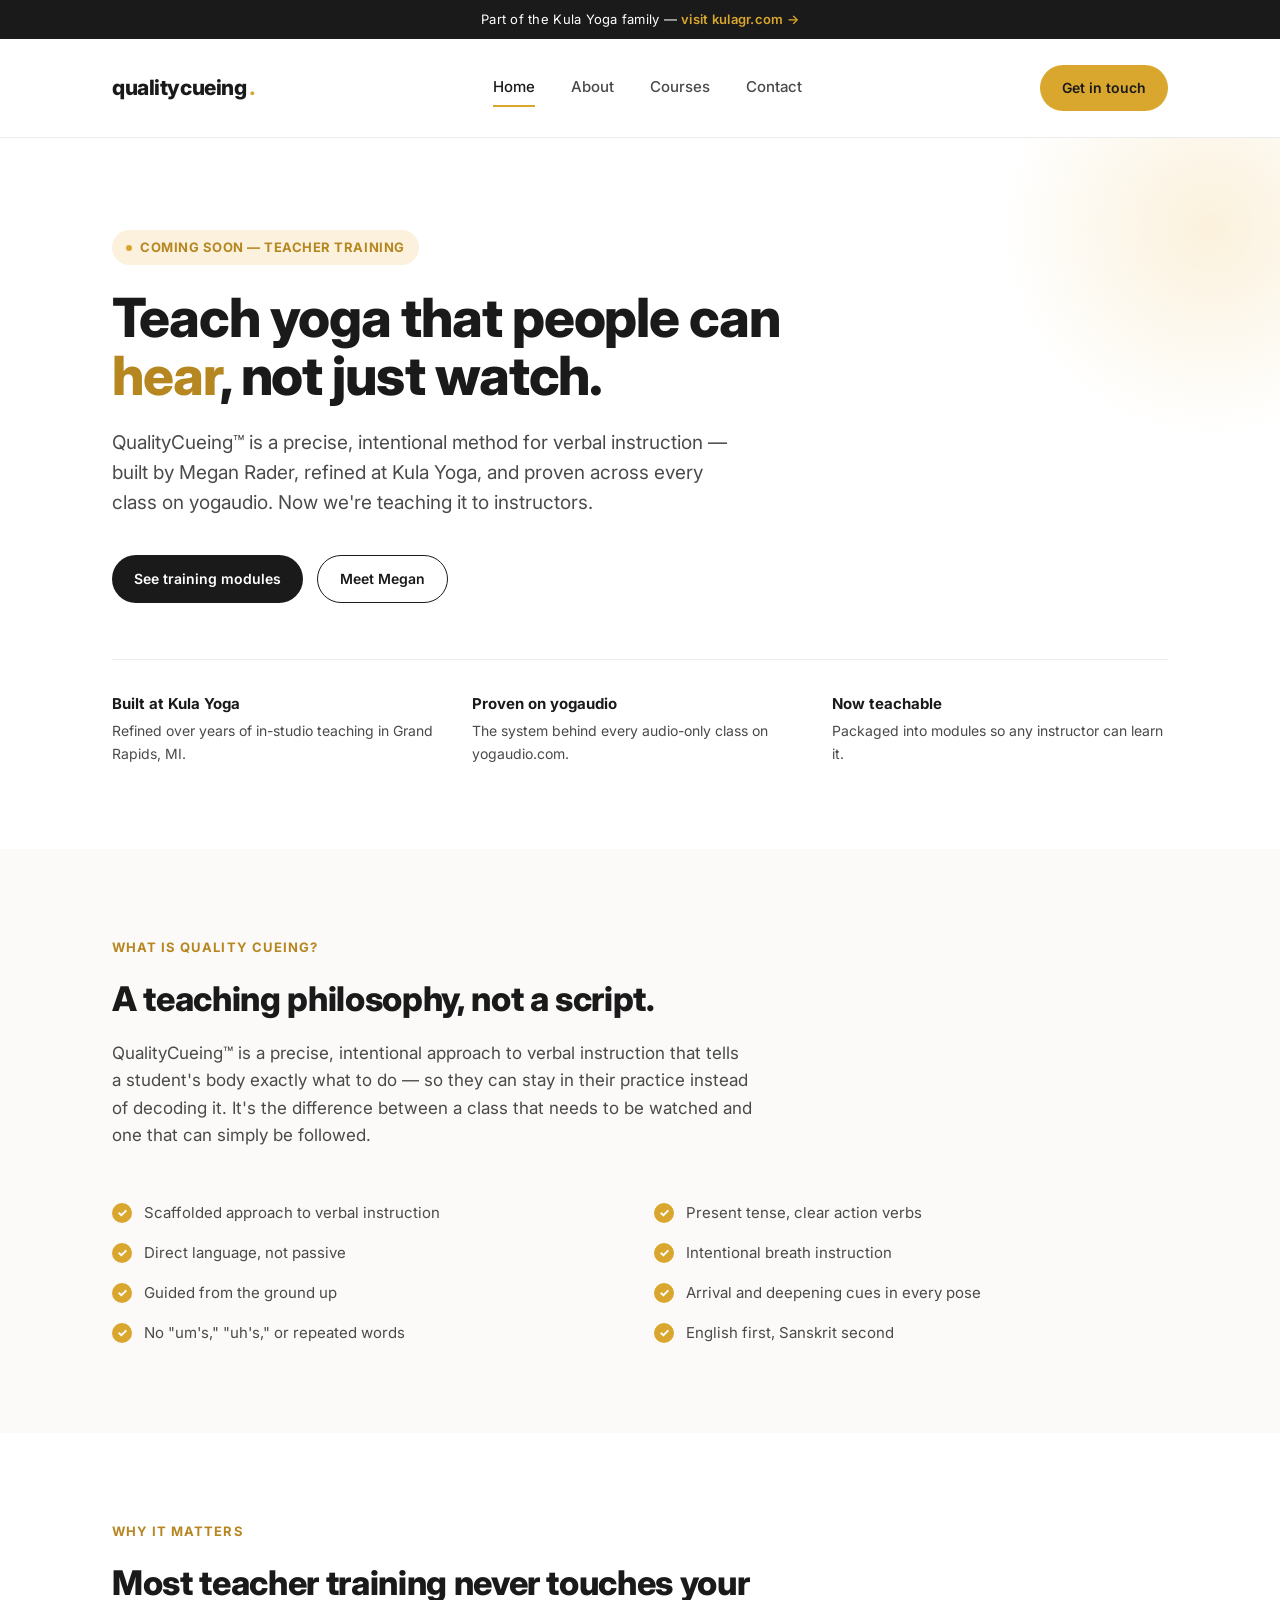
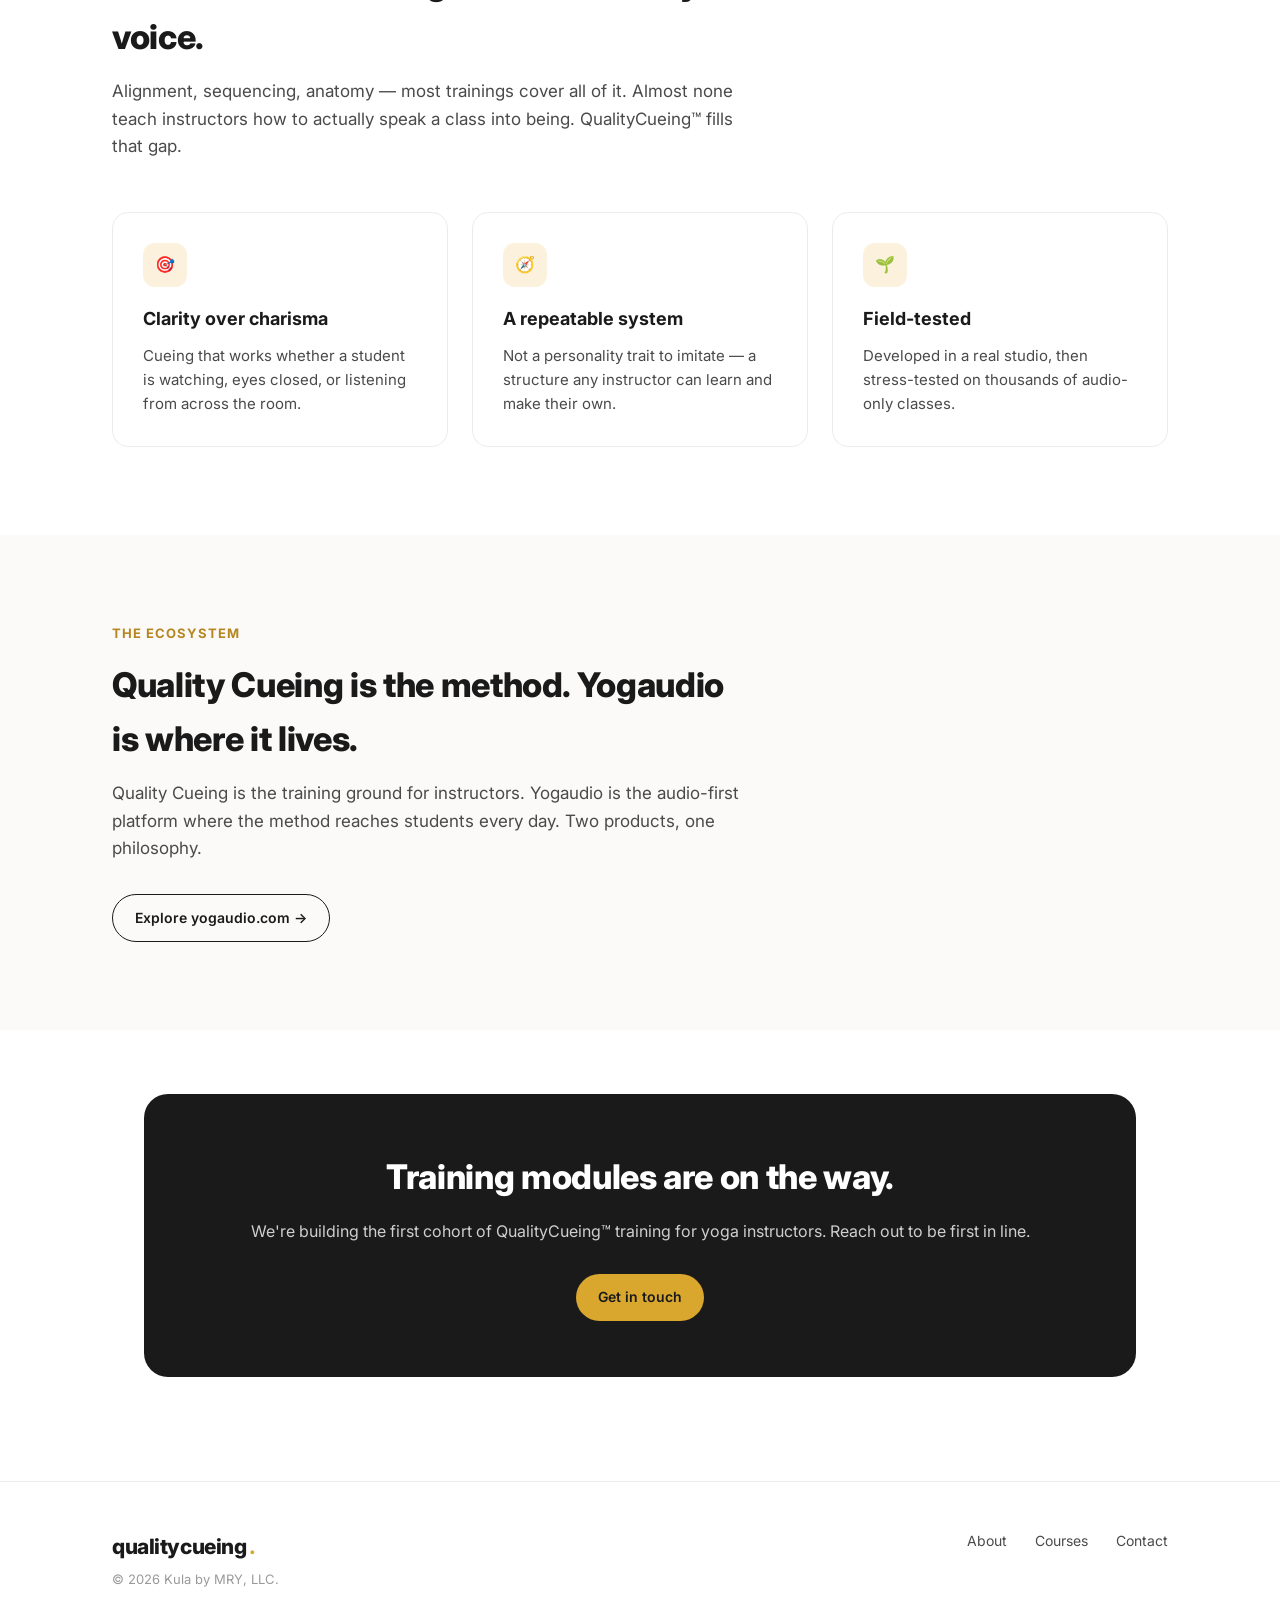
<file: index.html>
<!DOCTYPE html>
<html lang="en">
<head>
<meta charset="UTF-8">
<meta name="viewport" content="width=device-width, initial-scale=1.0">
<title>Quality Cueing™ — Teacher Training in Verbal Instruction</title>
<meta name="description" content="QualityCueing™ is Megan Rader's proprietary method for teaching yoga through precise verbal cueing. Training modules for yoga teachers, coming soon.">
<link rel="stylesheet" href="style.css">
</head>
<body>

<div class="eco-bar">Part of the Kula Yoga family — <a href="https://www.kulagr.com" target="_blank" rel="noopener">visit kulagr.com →</a></div>

<header class="site">
  <div class="wrap">
    <a href="index.html" class="logo">qualitycueing<span class="dot">.</span></a>
    <nav class="main">
      <a href="index.html" class="active">Home</a>
      <a href="about.html">About</a>
      <a href="courses.html">Courses</a>
      <a href="contact.html">Contact</a>
    </nav>
    <a href="contact.html" class="btn gold">Get in touch</a>
  </div>
</header>

<section class="hero">
  <div class="wrap">
    <div class="eyebrow"><span class="pip"></span> Coming soon — teacher training</div>
    <h1>Teach yoga that people can <span class="accent">hear</span>, not just watch.</h1>
    <p class="lede">QualityCueing™ is a precise, intentional method for verbal instruction — built by Megan Rader, refined at Kula Yoga, and proven across every class on yogaudio. Now we're teaching it to instructors.</p>
    <div class="hero-actions">
      <a href="courses.html" class="btn">See training modules</a>
      <a href="about.html" class="btn ghost">Meet Megan</a>
    </div>
    <div class="fact-row">
      <div><strong>Built at Kula Yoga</strong>Refined over years of in-studio teaching in Grand Rapids, MI.</div>
      <div><strong>Proven on yogaudio</strong>The system behind every audio-only class on yogaudio.com.</div>
      <div><strong>Now teachable</strong>Packaged into modules so any instructor can learn it.</div>
    </div>
  </div>
</section>

<section class="warm">
  <div class="wrap">
    <div class="section-head">
      <div class="kicker">What is Quality Cueing?</div>
      <h2>A teaching philosophy, not a script.</h2>
      <p>QualityCueing™ is a precise, intentional approach to verbal instruction that tells a student's body exactly what to do — so they can stay in their practice instead of decoding it. It's the difference between a class that needs to be watched and one that can simply be followed.</p>
    </div>
    <ul class="checklist">
      <li><span class="tick">✓</span> Scaffolded approach to verbal instruction</li>
      <li><span class="tick">✓</span> Present tense, clear action verbs</li>
      <li><span class="tick">✓</span> Direct language, not passive</li>
      <li><span class="tick">✓</span> Intentional breath instruction</li>
      <li><span class="tick">✓</span> Guided from the ground up</li>
      <li><span class="tick">✓</span> Arrival and deepening cues in every pose</li>
      <li><span class="tick">✓</span> No "um's," "uh's," or repeated words</li>
      <li><span class="tick">✓</span> English first, Sanskrit second</li>
    </ul>
  </div>
</section>

<section>
  <div class="wrap">
    <div class="section-head">
      <div class="kicker">Why it matters</div>
      <h2>Most teacher training never touches your voice.</h2>
      <p>Alignment, sequencing, anatomy — most trainings cover all of it. Almost none teach instructors how to actually speak a class into being. QualityCueing™ fills that gap.</p>
    </div>
    <div class="grid-3">
      <div class="card">
        <div class="icon">🎯</div>
        <h3>Clarity over charisma</h3>
        <p>Cueing that works whether a student is watching, eyes closed, or listening from across the room.</p>
      </div>
      <div class="card">
        <div class="icon">🧭</div>
        <h3>A repeatable system</h3>
        <p>Not a personality trait to imitate — a structure any instructor can learn and make their own.</p>
      </div>
      <div class="card">
        <div class="icon">🌱</div>
        <h3>Field-tested</h3>
        <p>Developed in a real studio, then stress-tested on thousands of audio-only classes.</p>
      </div>
    </div>
  </div>
</section>

<section class="warm">
  <div class="wrap">
    <div class="section-head" style="margin-bottom:32px;">
      <div class="kicker">The ecosystem</div>
      <h2>Quality Cueing is the method. Yogaudio is where it lives.</h2>
      <p>Quality Cueing is the training ground for instructors. Yogaudio is the audio-first platform where the method reaches students every day. Two products, one philosophy.</p>
    </div>
    <a href="https://www.yogaudio.com" target="_blank" rel="noopener" class="btn ghost">Explore yogaudio.com →</a>
  </div>
</section>

<section class="tight">
  <div class="wrap">
    <div class="cta-band">
      <h2>Training modules are on the way.</h2>
      <p>We're building the first cohort of QualityCueing™ training for yoga instructors. Reach out to be first in line.</p>
      <a href="contact.html" class="btn gold">Get in touch</a>
    </div>
  </div>
</section>

<footer class="site">
  <div class="wrap">
    <div>
      <div class="logo">qualitycueing<span class="dot">.</span></div>
      <div class="foot-note">© 2026 Kula by MRY, LLC.</div>
    </div>
    <div class="foot-links">
      <a href="about.html">About</a>
      <a href="courses.html">Courses</a>
      <a href="contact.html">Contact</a>
    </div>
  </div>
</footer>

</body>
</html>
</file>
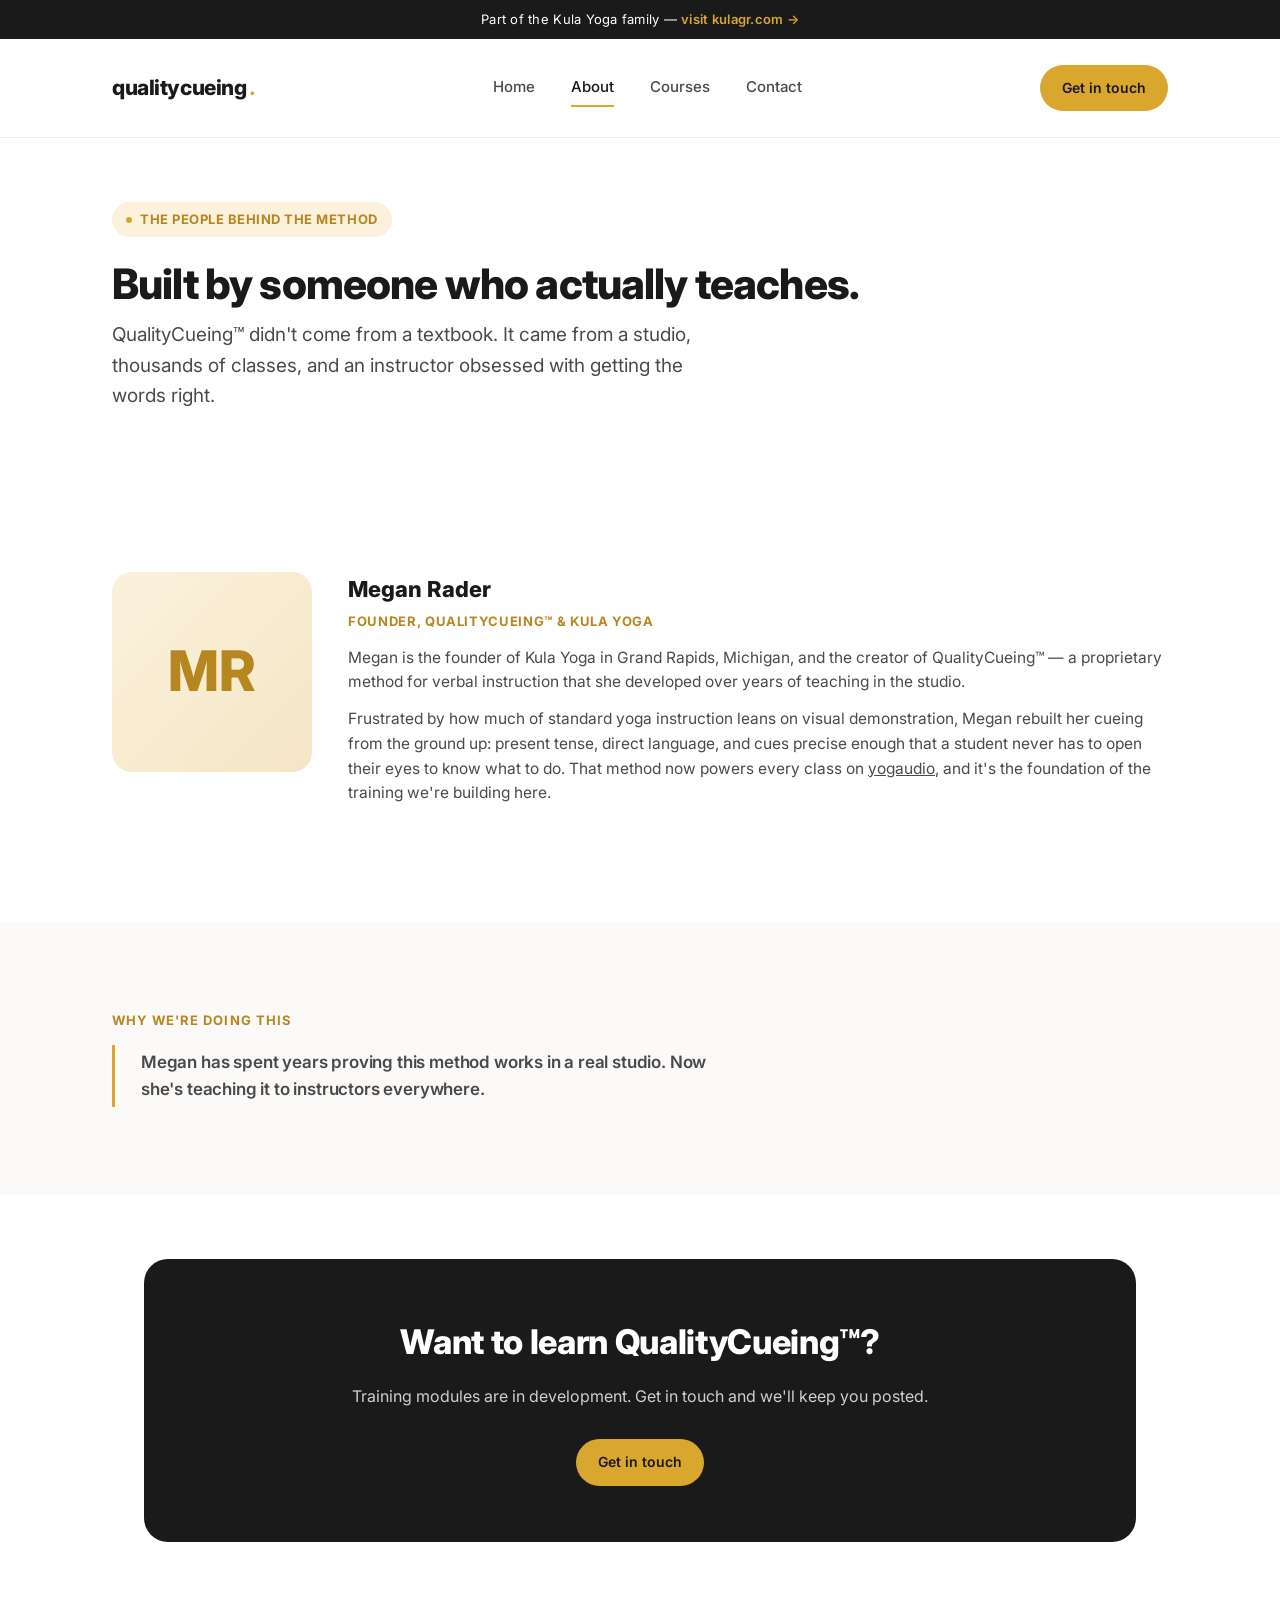
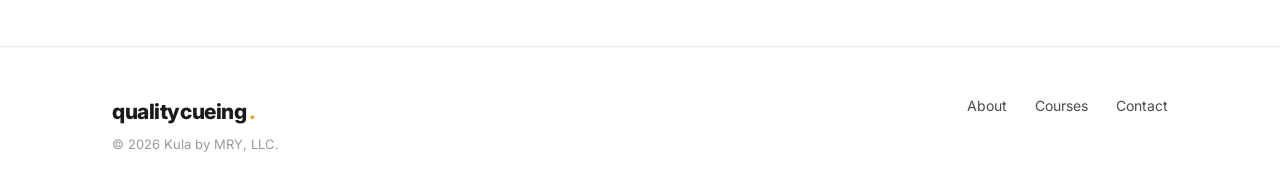
<file: about.html>
<!DOCTYPE html>
<html lang="en">
<head>
<meta charset="UTF-8">
<meta name="viewport" content="width=device-width, initial-scale=1.0">
<title>About — Quality Cueing™</title>
<meta name="description" content="Meet Megan Rader, founder of QualityCueing™ and Kula Yoga.">
<link rel="stylesheet" href="style.css">
</head>
<body>

<div class="eco-bar">Part of the Kula Yoga family — <a href="https://www.kulagr.com" target="_blank" rel="noopener">visit kulagr.com →</a></div>

<header class="site">
  <div class="wrap">
    <a href="index.html" class="logo">qualitycueing<span class="dot">.</span></a>
    <nav class="main">
      <a href="index.html">Home</a>
      <a href="about.html" class="active">About</a>
      <a href="courses.html">Courses</a>
      <a href="contact.html">Contact</a>
    </nav>
    <a href="contact.html" class="btn gold">Get in touch</a>
  </div>
</header>

<section class="page-hero">
  <div class="wrap">
    <div class="eyebrow"><span class="pip"></span> The people behind the method</div>
    <h1>Built by someone who actually teaches.</h1>
    <p class="lede">QualityCueing™ didn't come from a textbook. It came from a studio, thousands of classes, and an instructor obsessed with getting the words right.</p>
  </div>
</section>

<section class="tight">
  <div class="wrap">

    <div class="person">
      <div class="avatar">MR</div>
      <div>
        <h3>Megan Rader</h3>
        <div class="role">Founder, QualityCueing™ &amp; Kula Yoga</div>
        <p>Megan is the founder of Kula Yoga in Grand Rapids, Michigan, and the creator of QualityCueing™ — a proprietary method for verbal instruction that she developed over years of teaching in the studio.</p>
        <p>Frustrated by how much of standard yoga instruction leans on visual demonstration, Megan rebuilt her cueing from the ground up: present tense, direct language, and cues precise enough that a student never has to open their eyes to know what to do. That method now powers every class on <a href="https://www.yogaudio.com" target="_blank" rel="noopener" style="text-decoration:underline;">yogaudio</a>, and it's the foundation of the training we're building here.</p>
      </div>
    </div>

  </div>
</section>

<section class="warm">
  <div class="wrap">
    <div class="section-head" style="margin-bottom:0;">
      <div class="kicker">Why we're doing this</div>
      <p class="pull">Megan has spent years proving this method works in a real studio. Now she's teaching it to instructors everywhere.</p>
    </div>
  </div>
</section>

<section class="tight">
  <div class="wrap">
    <div class="cta-band">
      <h2>Want to learn QualityCueing™?</h2>
      <p>Training modules are in development. Get in touch and we'll keep you posted.</p>
      <a href="contact.html" class="btn gold">Get in touch</a>
    </div>
  </div>
</section>

<footer class="site">
  <div class="wrap">
    <div>
      <div class="logo">qualitycueing<span class="dot">.</span></div>
      <div class="foot-note">© 2026 Kula by MRY, LLC.</div>
    </div>
    <div class="foot-links">
      <a href="about.html">About</a>
      <a href="courses.html">Courses</a>
      <a href="contact.html">Contact</a>
    </div>
  </div>
</footer>

</body>
</html>
</file>
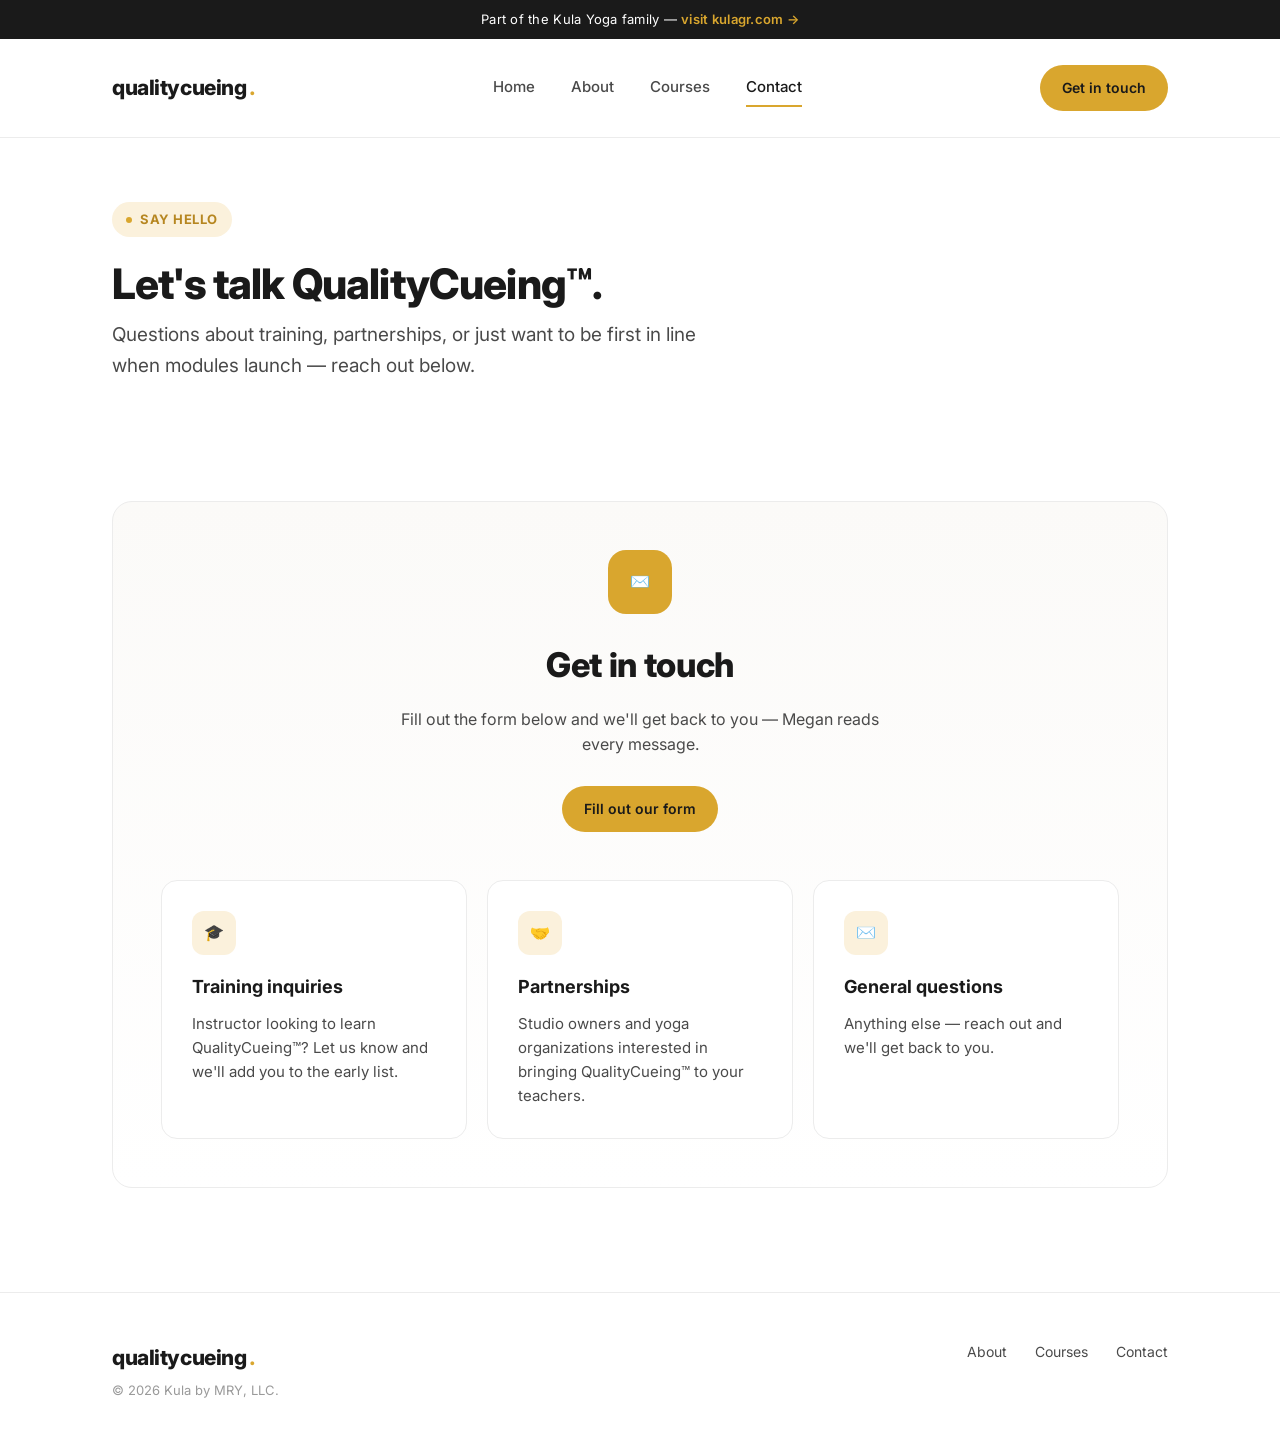
<file: contact.html>
<!DOCTYPE html>
<html lang="en">
<head>
<meta charset="UTF-8">
<meta name="viewport" content="width=device-width, initial-scale=1.0">
<title>Contact — Quality Cueing™</title>
<meta name="description" content="Get in touch about QualityCueing™ instructor training.">
<link rel="stylesheet" href="style.css">
</head>
<body>

<div class="eco-bar">Part of the Kula Yoga family — <a href="https://www.kulagr.com" target="_blank" rel="noopener">visit kulagr.com →</a></div>

<header class="site">
  <div class="wrap">
    <a href="index.html" class="logo">qualitycueing<span class="dot">.</span></a>
    <nav class="main">
      <a href="index.html">Home</a>
      <a href="about.html">About</a>
      <a href="courses.html">Courses</a>
      <a href="contact.html" class="active">Contact</a>
    </nav>
    <a href="contact.html" class="btn gold">Get in touch</a>
  </div>
</header>

<section class="page-hero">
  <div class="wrap">
    <div class="eyebrow"><span class="pip"></span> Say hello</div>
    <h1>Let's talk QualityCueing™.</h1>
    <p class="lede">Questions about training, partnerships, or just want to be first in line when modules launch — reach out below.</p>
  </div>
</section>

<section class="tight">
  <div class="wrap">
    <div class="contact-card">
      <div class="icon-big">✉️</div>
      <h2>Get in touch</h2>
      <p style="color:var(--ink-soft); max-width:480px; margin:12px auto 28px;">Fill out the form below and we'll get back to you — Megan reads every message.</p>
      <a href="https://docs.google.com/forms/d/e/1FAIpQLSc12m-PFnGHQg-k2UMWgOMEat3CDaU5YYYC-sVIK4Ct5hP_Rw/viewform?usp=publish-editor" target="_blank" rel="noopener" class="btn gold">Fill out our form</a>

      <div class="contact-methods">
        <div class="card" style="text-align:left;">
          <div class="icon">🎓</div>
          <h3>Training inquiries</h3>
          <p>Instructor looking to learn QualityCueing™? Let us know and we'll add you to the early list.</p>
        </div>
        <div class="card" style="text-align:left;">
          <div class="icon">🤝</div>
          <h3>Partnerships</h3>
          <p>Studio owners and yoga organizations interested in bringing QualityCueing™ to your teachers.</p>
        </div>
        <div class="card" style="text-align:left;">
          <div class="icon">✉️</div>
          <h3>General questions</h3>
          <p>Anything else — reach out and we'll get back to you.</p>
        </div>
      </div>
    </div>
  </div>
</section>

<footer class="site">
  <div class="wrap">
    <div>
      <div class="logo">qualitycueing<span class="dot">.</span></div>
      <div class="foot-note">© 2026 Kula by MRY, LLC.</div>
    </div>
    <div class="foot-links">
      <a href="about.html">About</a>
      <a href="courses.html">Courses</a>
      <a href="contact.html">Contact</a>
    </div>
  </div>
</footer>

</body>
</html>
</file>
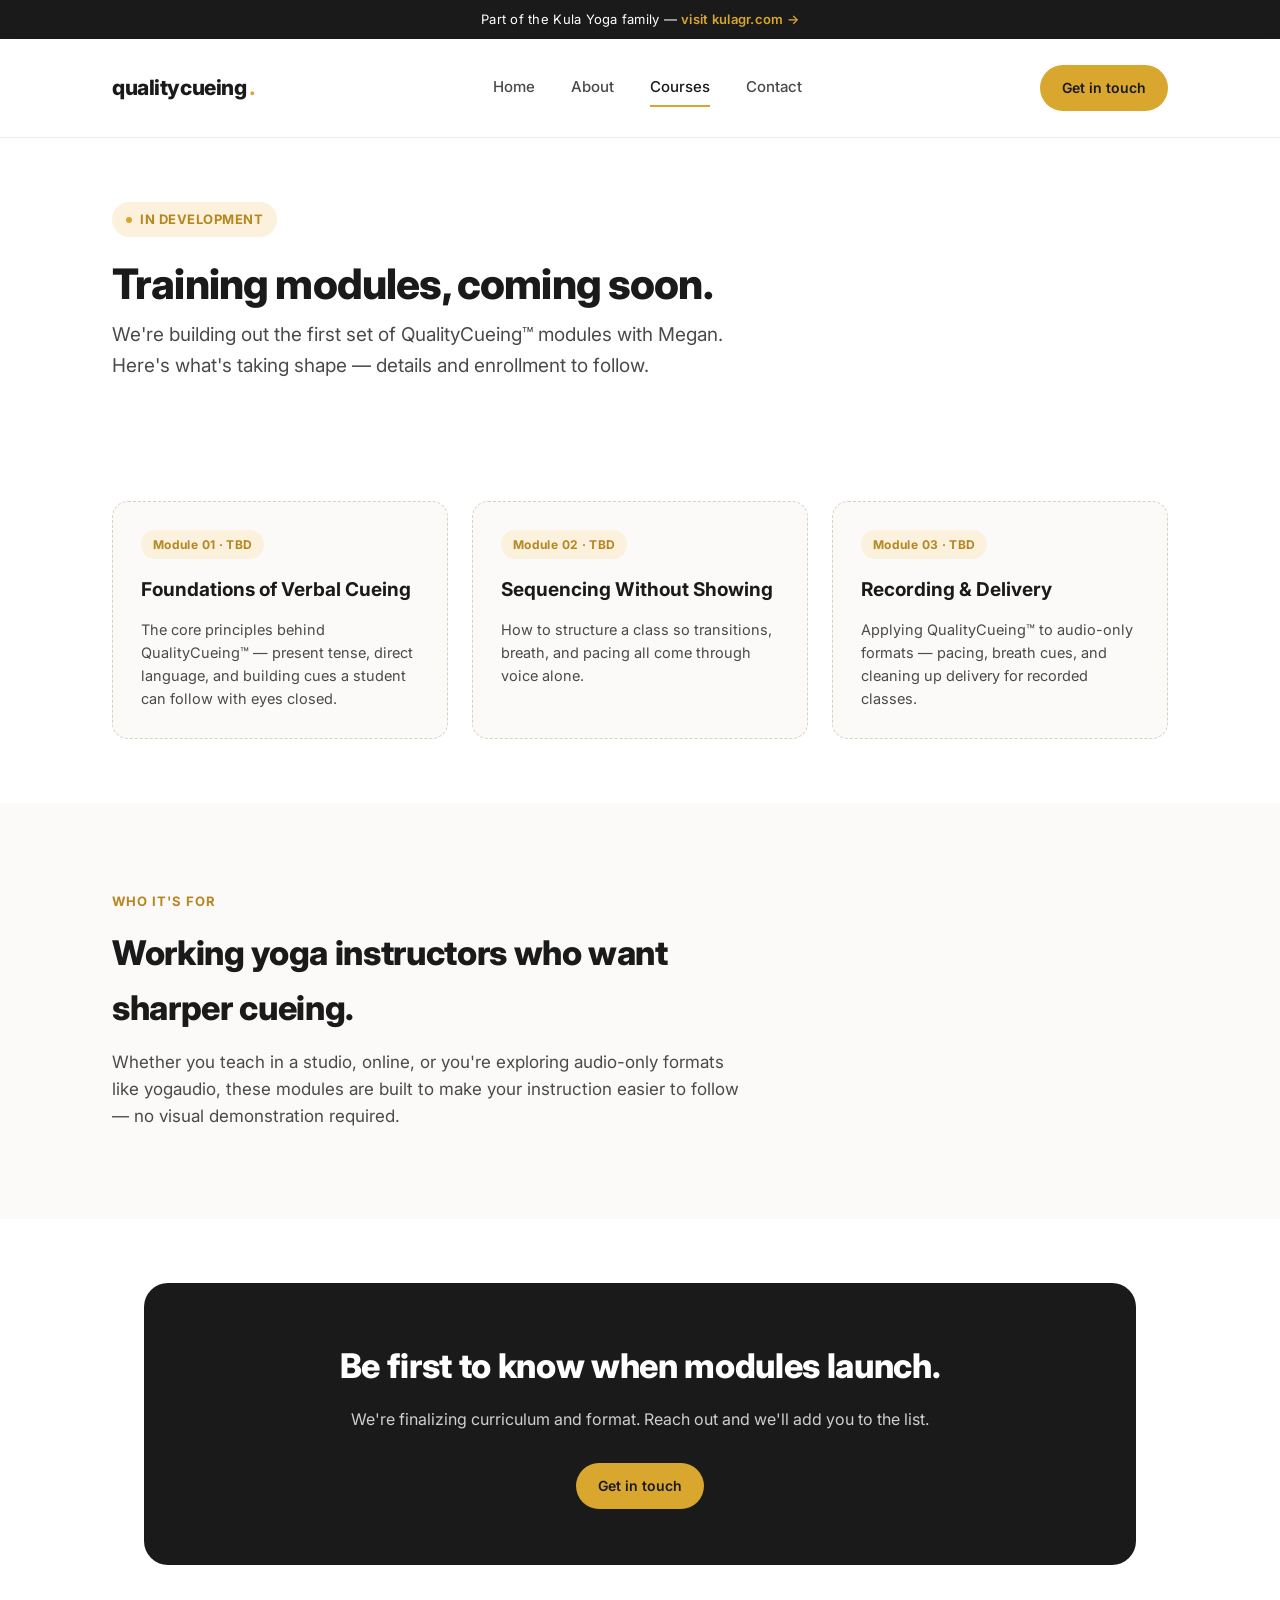
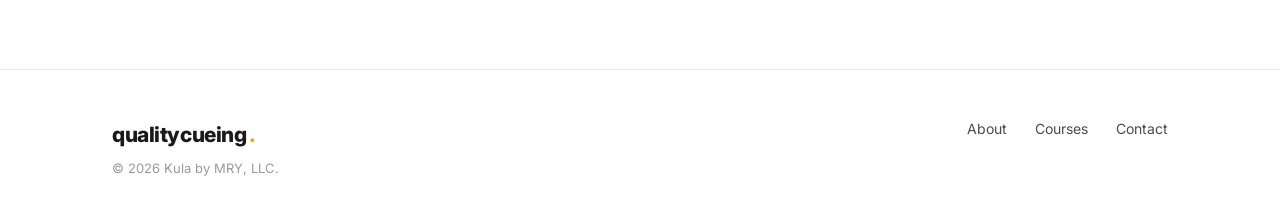
<file: courses.html>
<!DOCTYPE html>
<html lang="en">
<head>
<meta charset="UTF-8">
<meta name="viewport" content="width=device-width, initial-scale=1.0">
<title>Courses — Quality Cueing™</title>
<meta name="description" content="QualityCueing™ training modules for yoga instructors — coming soon.">
<link rel="stylesheet" href="style.css">
</head>
<body>

<div class="eco-bar">Part of the Kula Yoga family — <a href="https://www.kulagr.com" target="_blank" rel="noopener">visit kulagr.com →</a></div>

<header class="site">
  <div class="wrap">
    <a href="index.html" class="logo">qualitycueing<span class="dot">.</span></a>
    <nav class="main">
      <a href="index.html">Home</a>
      <a href="about.html">About</a>
      <a href="courses.html" class="active">Courses</a>
      <a href="contact.html">Contact</a>
    </nav>
    <a href="contact.html" class="btn gold">Get in touch</a>
  </div>
</header>

<section class="page-hero">
  <div class="wrap">
    <div class="eyebrow"><span class="pip"></span> In development</div>
    <h1>Training modules, coming soon.</h1>
    <p class="lede">We're building out the first set of QualityCueing™ modules with Megan. Here's what's taking shape — details and enrollment to follow.</p>
  </div>
</section>

<section class="tight">
  <div class="wrap">
    <div class="grid-3">
      <div class="course-card">
        <span class="tag">Module 01 · TBD</span>
        <h3>Foundations of Verbal Cueing</h3>
        <p>The core principles behind QualityCueing™ — present tense, direct language, and building cues a student can follow with eyes closed.</p>
      </div>
      <div class="course-card">
        <span class="tag">Module 02 · TBD</span>
        <h3>Sequencing Without Showing</h3>
        <p>How to structure a class so transitions, breath, and pacing all come through voice alone.</p>
      </div>
      <div class="course-card">
        <span class="tag">Module 03 · TBD</span>
        <h3>Recording &amp; Delivery</h3>
        <p>Applying QualityCueing™ to audio-only formats — pacing, breath cues, and cleaning up delivery for recorded classes.</p>
      </div>
    </div>
  </div>
</section>

<section class="warm">
  <div class="wrap">
    <div class="section-head" style="margin-bottom:0;">
      <div class="kicker">Who it's for</div>
      <h2>Working yoga instructors who want sharper cueing.</h2>
      <p>Whether you teach in a studio, online, or you're exploring audio-only formats like yogaudio, these modules are built to make your instruction easier to follow — no visual demonstration required.</p>
    </div>
  </div>
</section>

<section class="tight">
  <div class="wrap">
    <div class="cta-band">
      <h2>Be first to know when modules launch.</h2>
      <p>We're finalizing curriculum and format. Reach out and we'll add you to the list.</p>
      <a href="contact.html" class="btn gold">Get in touch</a>
    </div>
  </div>
</section>

<footer class="site">
  <div class="wrap">
    <div>
      <div class="logo">qualitycueing<span class="dot">.</span></div>
      <div class="foot-note">© 2026 Kula by MRY, LLC.</div>
    </div>
    <div class="foot-links">
      <a href="about.html">About</a>
      <a href="courses.html">Courses</a>
      <a href="contact.html">Contact</a>
    </div>
  </div>
</footer>

</body>
</html>
</file>
<file: style.css>
/* Quality Cueing — shared styles */

@import url('https://fonts.googleapis.com/css2?family=Inter:wght@400;500;600;700;800&display=swap');

:root {
  --ink: #1a1a1a;
  --ink-soft: #4a4a4a;
  --paper: #ffffff;
  --paper-warm: #fbfaf8;
  --line: #ececec;
  --gold: #d9a62e;
  --gold-deep: #b6862099;
  --gold-deep-solid: #b68620;
  --gold-tint: #fbf1dc;
}

* { box-sizing: border-box; }

html { scroll-behavior: smooth; }

body {
  margin: 0;
  font-family: 'Inter', -apple-system, BlinkMacSystemFont, 'Segoe UI', sans-serif;
  color: var(--ink);
  background: var(--paper);
  line-height: 1.6;
  -webkit-font-smoothing: antialiased;
}

a { color: inherit; text-decoration: none; }

img, svg { display: block; max-width: 100%; }

.wrap {
  max-width: 1120px;
  margin: 0 auto;
  padding: 0 32px;
}

/* Top notice bar */
.eco-bar {
  background: var(--ink);
  color: #fff;
  font-size: 13px;
  letter-spacing: 0.02em;
  text-align: center;
  padding: 9px 16px;
}

.eco-bar a {
  color: var(--gold);
  font-weight: 600;
  border-bottom: 1px solid transparent;
}

.eco-bar a:hover { border-bottom-color: var(--gold); }

/* Header */
header.site {
  padding: 26px 0;
  border-bottom: 1px solid var(--line);
  position: sticky;
  top: 0;
  background: rgba(255,255,255,0.92);
  backdrop-filter: blur(8px);
  z-index: 50;
}

header.site .wrap {
  display: flex;
  align-items: center;
  justify-content: space-between;
}

.logo {
  display: flex;
  align-items: baseline;
  gap: 2px;
  font-weight: 800;
  font-size: 21px;
  letter-spacing: -0.02em;
}

.logo .dot { color: var(--gold); }

nav.main {
  display: flex;
  gap: 36px;
  align-items: center;
}

nav.main a {
  font-size: 15px;
  font-weight: 500;
  color: var(--ink-soft);
  padding: 6px 0;
  border-bottom: 2px solid transparent;
  transition: color .15s, border-color .15s;
}

nav.main a:hover,
nav.main a.active {
  color: var(--ink);
  border-bottom-color: var(--gold);
}

.btn {
  display: inline-flex;
  align-items: center;
  gap: 8px;
  background: var(--ink);
  color: #fff;
  padding: 12px 22px;
  border-radius: 999px;
  font-weight: 600;
  font-size: 14px;
  border: none;
  cursor: pointer;
  transition: transform .15s, background .15s;
}

.btn:hover { background: var(--gold-deep-solid); transform: translateY(-1px); }

.btn.gold {
  background: var(--gold);
  color: var(--ink);
}

.btn.gold:hover { background: var(--gold-deep-solid); color: #fff; }

.btn.ghost {
  background: transparent;
  color: var(--ink);
  border: 1.5px solid var(--ink);
}

.btn.ghost:hover { background: var(--ink); color: #fff; }

/* Hero */
.hero {
  padding: 92px 0 84px;
  position: relative;
  overflow: hidden;
}

.hero::before {
  content: "";
  position: absolute;
  top: -120px;
  right: -140px;
  width: 420px;
  height: 420px;
  background: radial-gradient(circle, var(--gold-tint) 0%, transparent 70%);
  z-index: 0;
}

.hero .wrap { position: relative; z-index: 1; }

.eyebrow {
  display: inline-flex;
  align-items: center;
  gap: 8px;
  background: var(--gold-tint);
  color: var(--gold-deep-solid);
  font-size: 13px;
  font-weight: 700;
  letter-spacing: 0.04em;
  text-transform: uppercase;
  padding: 7px 14px;
  border-radius: 999px;
  margin-bottom: 24px;
}

.eyebrow .pip {
  width: 6px;
  height: 6px;
  border-radius: 50%;
  background: var(--gold);
}

h1 {
  font-size: 54px;
  line-height: 1.08;
  letter-spacing: -0.02em;
  margin: 0 0 22px;
  max-width: 780px;
  font-weight: 800;
}

h1 .accent { color: var(--gold-deep-solid); }

.lede {
  font-size: 19px;
  color: var(--ink-soft);
  max-width: 620px;
  margin: 0 0 36px;
}

.hero-actions {
  display: flex;
  gap: 14px;
  flex-wrap: wrap;
  margin-bottom: 56px;
}

/* Trio of quick facts under hero */
.fact-row {
  display: grid;
  grid-template-columns: repeat(3, 1fr);
  gap: 24px;
  border-top: 1px solid var(--line);
  padding-top: 32px;
}

.fact-row div { font-size: 14px; color: var(--ink-soft); }
.fact-row strong { display: block; font-size: 15px; color: var(--ink); margin-bottom: 4px; font-weight: 700; }

/* Section basics */
section { padding: 88px 0; }
section.tight { padding: 64px 0; }
section.warm { background: var(--paper-warm); }

.section-head {
  max-width: 640px;
  margin: 0 0 52px;
}

.kicker {
  font-size: 13px;
  font-weight: 700;
  letter-spacing: 0.08em;
  text-transform: uppercase;
  color: var(--gold-deep-solid);
  margin-bottom: 14px;
}

h2 {
  font-size: 34px;
  letter-spacing: -0.01em;
  margin: 0 0 14px;
  font-weight: 800;
}

.section-head p {
  color: var(--ink-soft);
  font-size: 17px;
  margin: 0;
}

/* Cards grid */
.grid-3 {
  display: grid;
  grid-template-columns: repeat(3, 1fr);
  gap: 24px;
}

.grid-2 {
  display: grid;
  grid-template-columns: repeat(2, 1fr);
  gap: 24px;
}

.card {
  background: var(--paper);
  border: 1px solid var(--line);
  border-radius: 16px;
  padding: 30px;
  transition: transform .15s, box-shadow .15s, border-color .15s;
}

.card:hover {
  transform: translateY(-3px);
  box-shadow: 0 12px 28px rgba(0,0,0,0.06);
  border-color: #e2d3ab;
}

.card .icon {
  width: 44px;
  height: 44px;
  border-radius: 12px;
  background: var(--gold-tint);
  display: flex;
  align-items: center;
  justify-content: center;
  margin-bottom: 18px;
}

.card h3 {
  font-size: 18px;
  margin: 0 0 10px;
  font-weight: 700;
}

.card p {
  font-size: 15px;
  color: var(--ink-soft);
  margin: 0;
}

/* Checklist */
.checklist {
  display: grid;
  grid-template-columns: repeat(2, 1fr);
  gap: 16px 28px;
  list-style: none;
  padding: 0;
  margin: 0;
}

.checklist li {
  display: flex;
  align-items: flex-start;
  gap: 12px;
  font-size: 15px;
  color: var(--ink-soft);
}

.checklist .tick {
  flex: none;
  width: 20px;
  height: 20px;
  border-radius: 50%;
  background: var(--gold);
  color: #fff;
  display: flex;
  align-items: center;
  justify-content: center;
  font-size: 12px;
  font-weight: 800;
  margin-top: 2px;
}

/* Quote / pull */
.pull {
  border-left: 3px solid var(--gold);
  padding: 4px 0 4px 26px;
  font-size: 24px;
  font-weight: 600;
  letter-spacing: -0.01em;
  color: var(--ink);
  max-width: 760px;
  margin: 0 0 0;
}

/* CTA band */
.cta-band {
  background: var(--ink);
  color: #fff;
  border-radius: 24px;
  padding: 56px;
  text-align: center;
  margin: 0 32px;
}

.cta-band h2 { color: #fff; }
.cta-band p { color: #cfcfcf; margin: 0 0 30px; font-size: 16px; }

/* Footer */
footer.site {
  border-top: 1px solid var(--line);
  padding: 48px 0 32px;
  margin-top: 40px;
}

footer.site .wrap {
  display: flex;
  justify-content: space-between;
  align-items: flex-start;
  flex-wrap: wrap;
  gap: 24px;
}

footer .foot-links {
  display: flex;
  gap: 28px;
  font-size: 14px;
  color: var(--ink-soft);
}

footer .foot-note {
  font-size: 13px;
  color: #9a9a9a;
  margin-top: 6px;
}

/* Page hero (secondary pages) */
.page-hero {
  padding: 64px 0 20px;
}

.page-hero h1 { font-size: 42px; margin-bottom: 14px; }

/* Bio / people */
.person {
  display: grid;
  grid-template-columns: 200px 1fr;
  gap: 36px;
  align-items: start;
  padding: 40px 0;
  border-top: 1px solid var(--line);
}

.person:first-of-type { border-top: none; }

.avatar {
  width: 200px;
  height: 200px;
  border-radius: 20px;
  background: linear-gradient(135deg, var(--gold-tint), #f4e6c5);
  display: flex;
  align-items: center;
  justify-content: center;
  font-size: 56px;
  font-weight: 800;
  color: var(--gold-deep-solid);
}

.person h3 { font-size: 22px; margin: 0 0 4px; font-weight: 800; }
.person .role { color: var(--gold-deep-solid); font-weight: 700; font-size: 13px; text-transform: uppercase; letter-spacing: 0.05em; margin-bottom: 14px; }
.person p { color: var(--ink-soft); font-size: 15.5px; margin: 0 0 12px; }

/* Course TBD cards */
.course-card {
  border: 1.5px dashed #d8d0bb;
  border-radius: 16px;
  padding: 28px;
  background: var(--paper-warm);
  display: flex;
  flex-direction: column;
  gap: 12px;
}

.course-card .tag {
  align-self: flex-start;
  background: var(--gold-tint);
  color: var(--gold-deep-solid);
  font-size: 12px;
  font-weight: 700;
  padding: 5px 12px;
  border-radius: 999px;
  letter-spacing: 0.03em;
}

.course-card h3 { margin: 4px 0 0; font-size: 19px; font-weight: 700; }
.course-card p { margin: 0; color: var(--ink-soft); font-size: 14.5px; }

/* Contact */
.contact-card {
  border: 1px solid var(--line);
  border-radius: 20px;
  padding: 48px;
  text-align: center;
  background: linear-gradient(180deg, var(--paper-warm), var(--paper));
}

.contact-card .icon-big {
  width: 64px;
  height: 64px;
  border-radius: 18px;
  background: var(--gold);
  display: flex;
  align-items: center;
  justify-content: center;
  margin: 0 auto 24px;
}

.contact-methods {
  display: grid;
  grid-template-columns: repeat(3, 1fr);
  gap: 20px;
  margin-top: 48px;
}

/* Responsive */
@media (max-width: 860px) {
  nav.main { display: none; }
  h1 { font-size: 38px; }
  .hero { padding: 56px 0 48px; }
  .fact-row { grid-template-columns: 1fr; gap: 20px; }
  .grid-3 { grid-template-columns: 1fr; }
  .grid-2 { grid-template-columns: 1fr; }
  .checklist { grid-template-columns: 1fr; }
  .person { grid-template-columns: 1fr; }
  .avatar { width: 120px; height: 120px; font-size: 36px; }
  .contact-methods { grid-template-columns: 1fr; }
  .cta-band { margin: 0 16px; padding: 40px 24px; }
  footer.site .wrap { flex-direction: column; }
}
</file>
